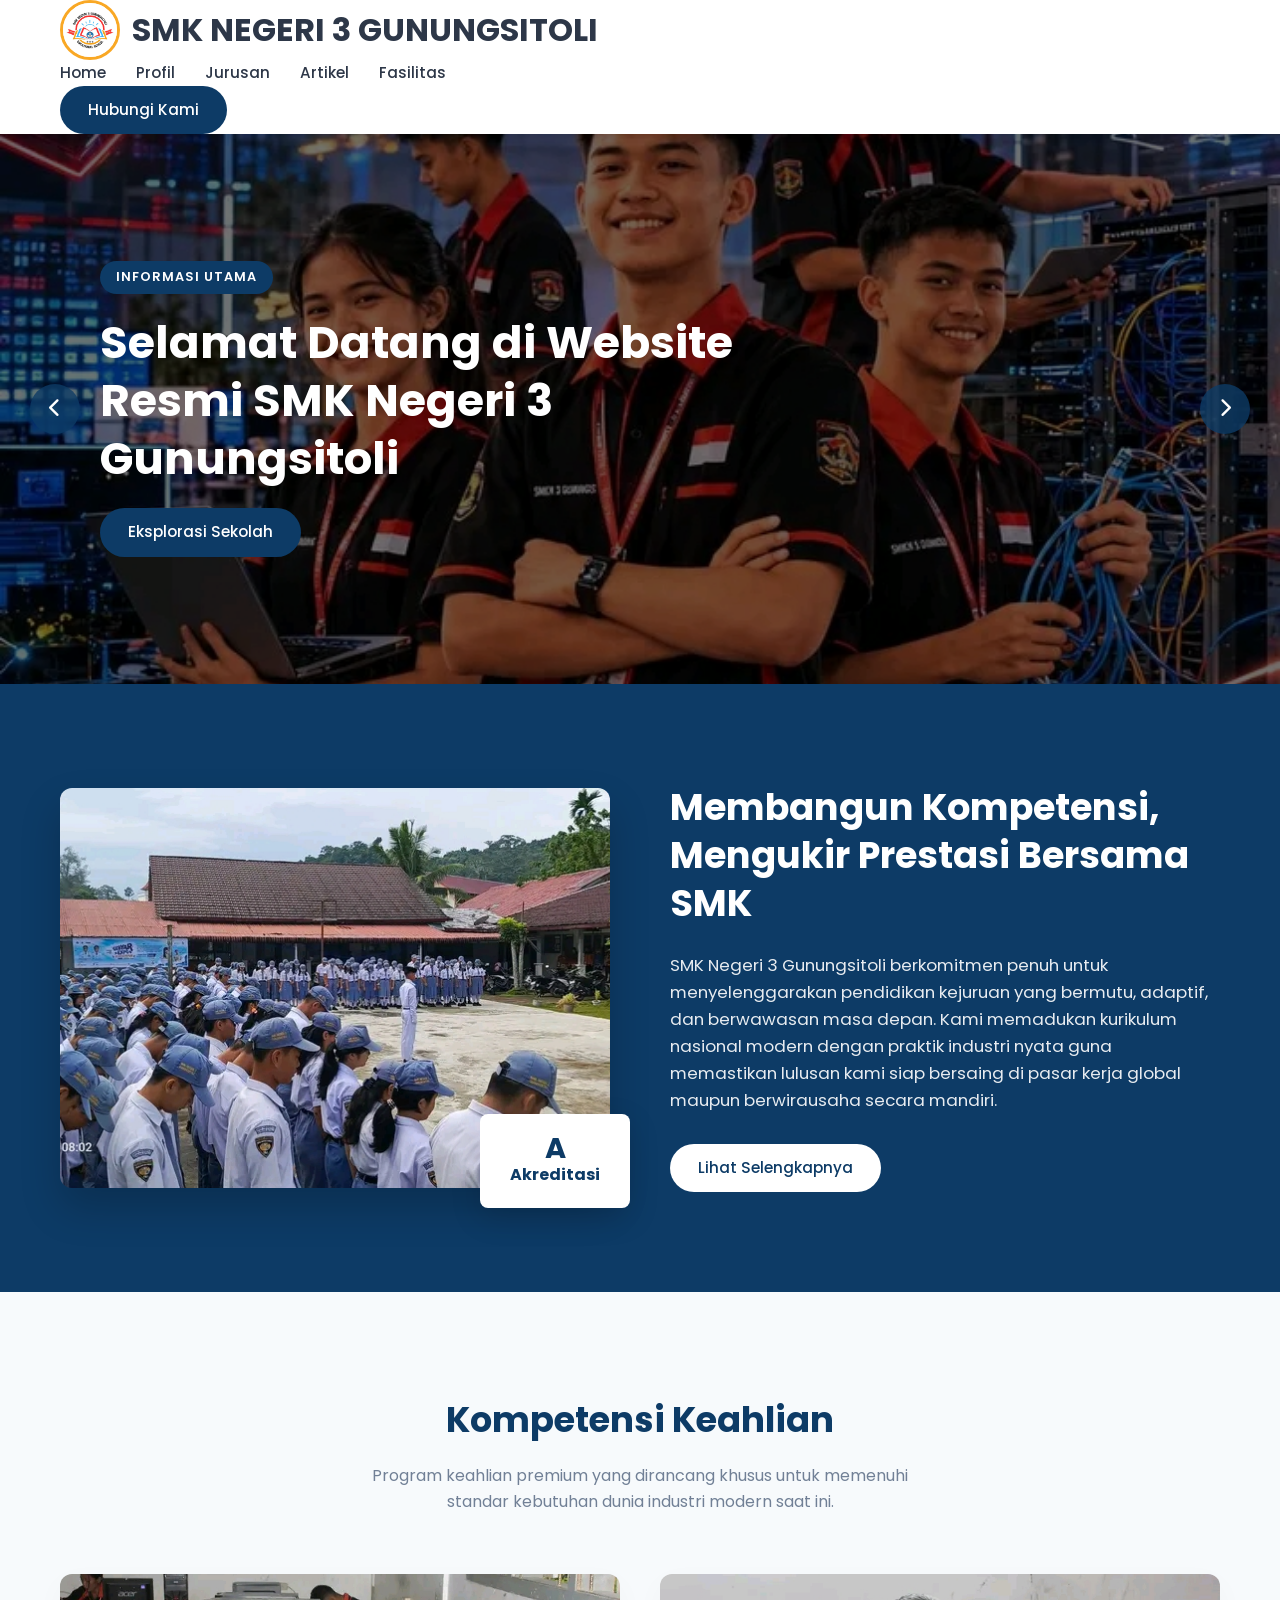
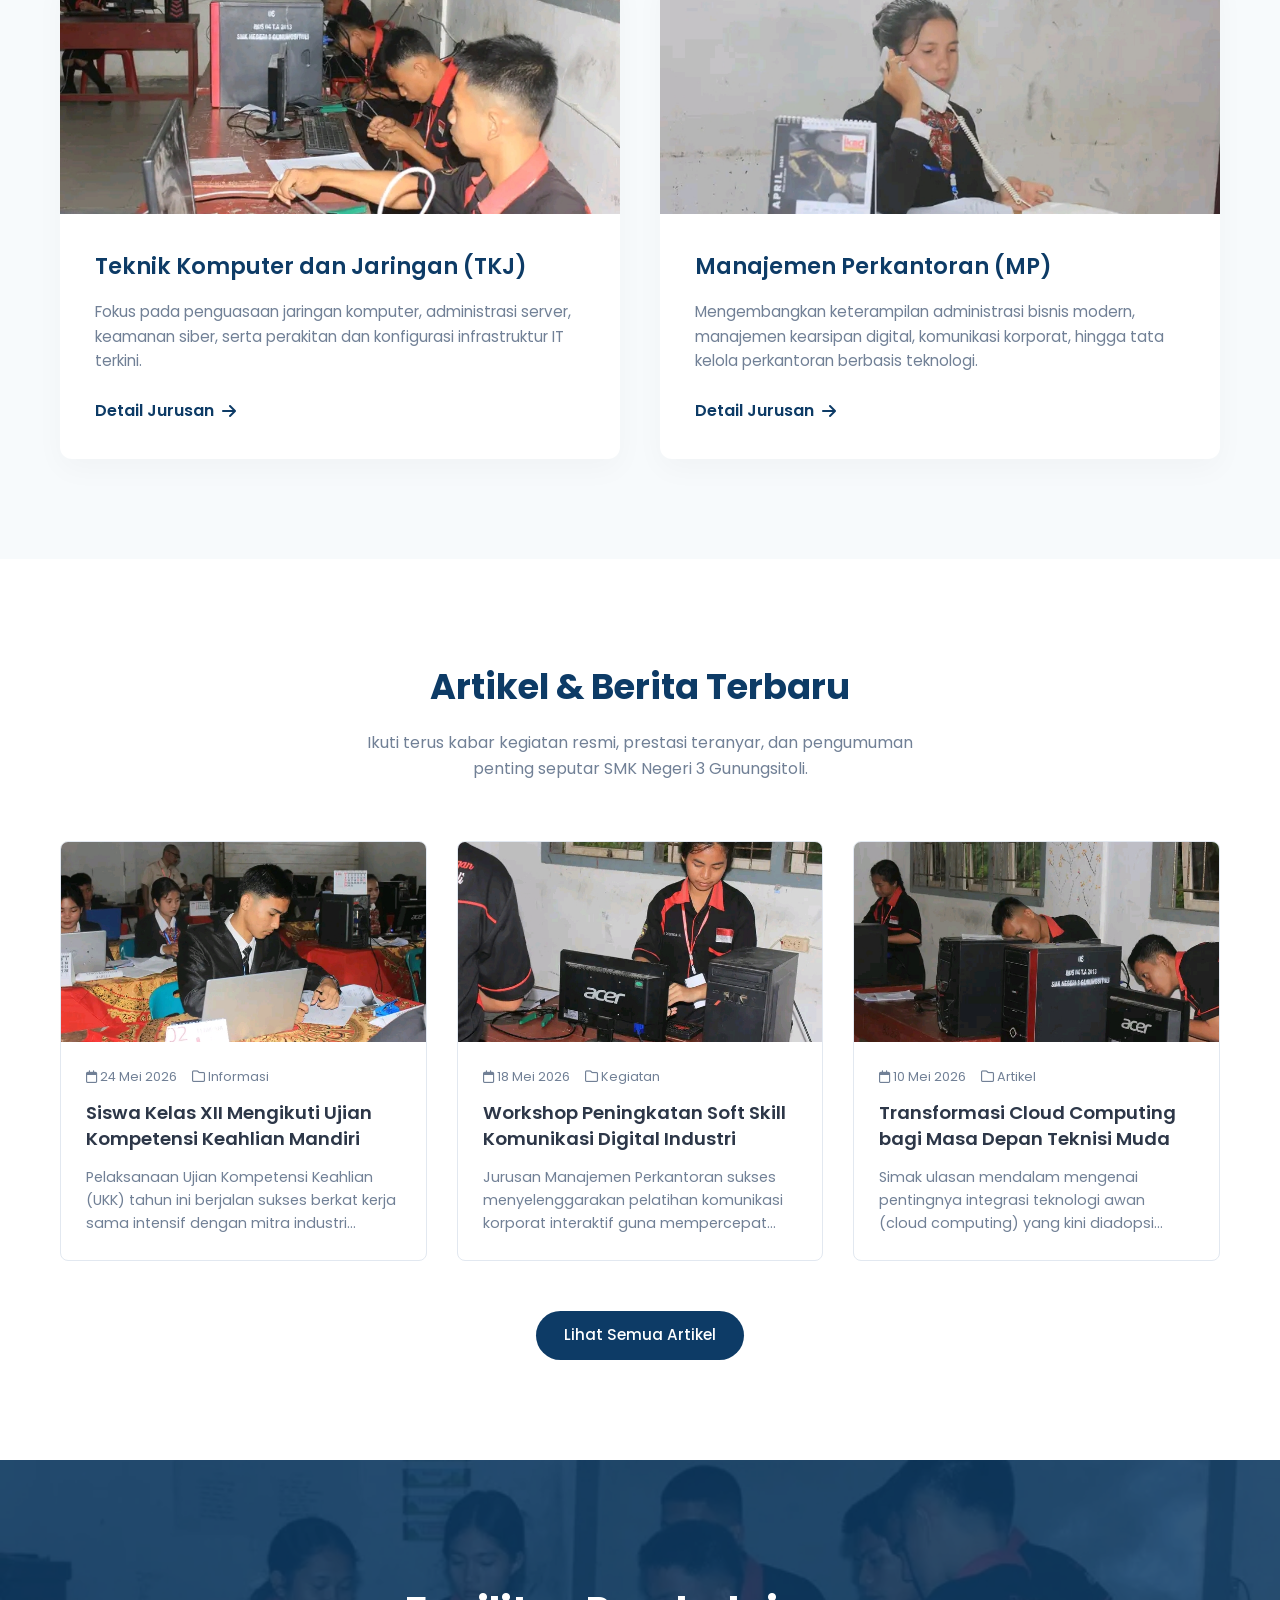
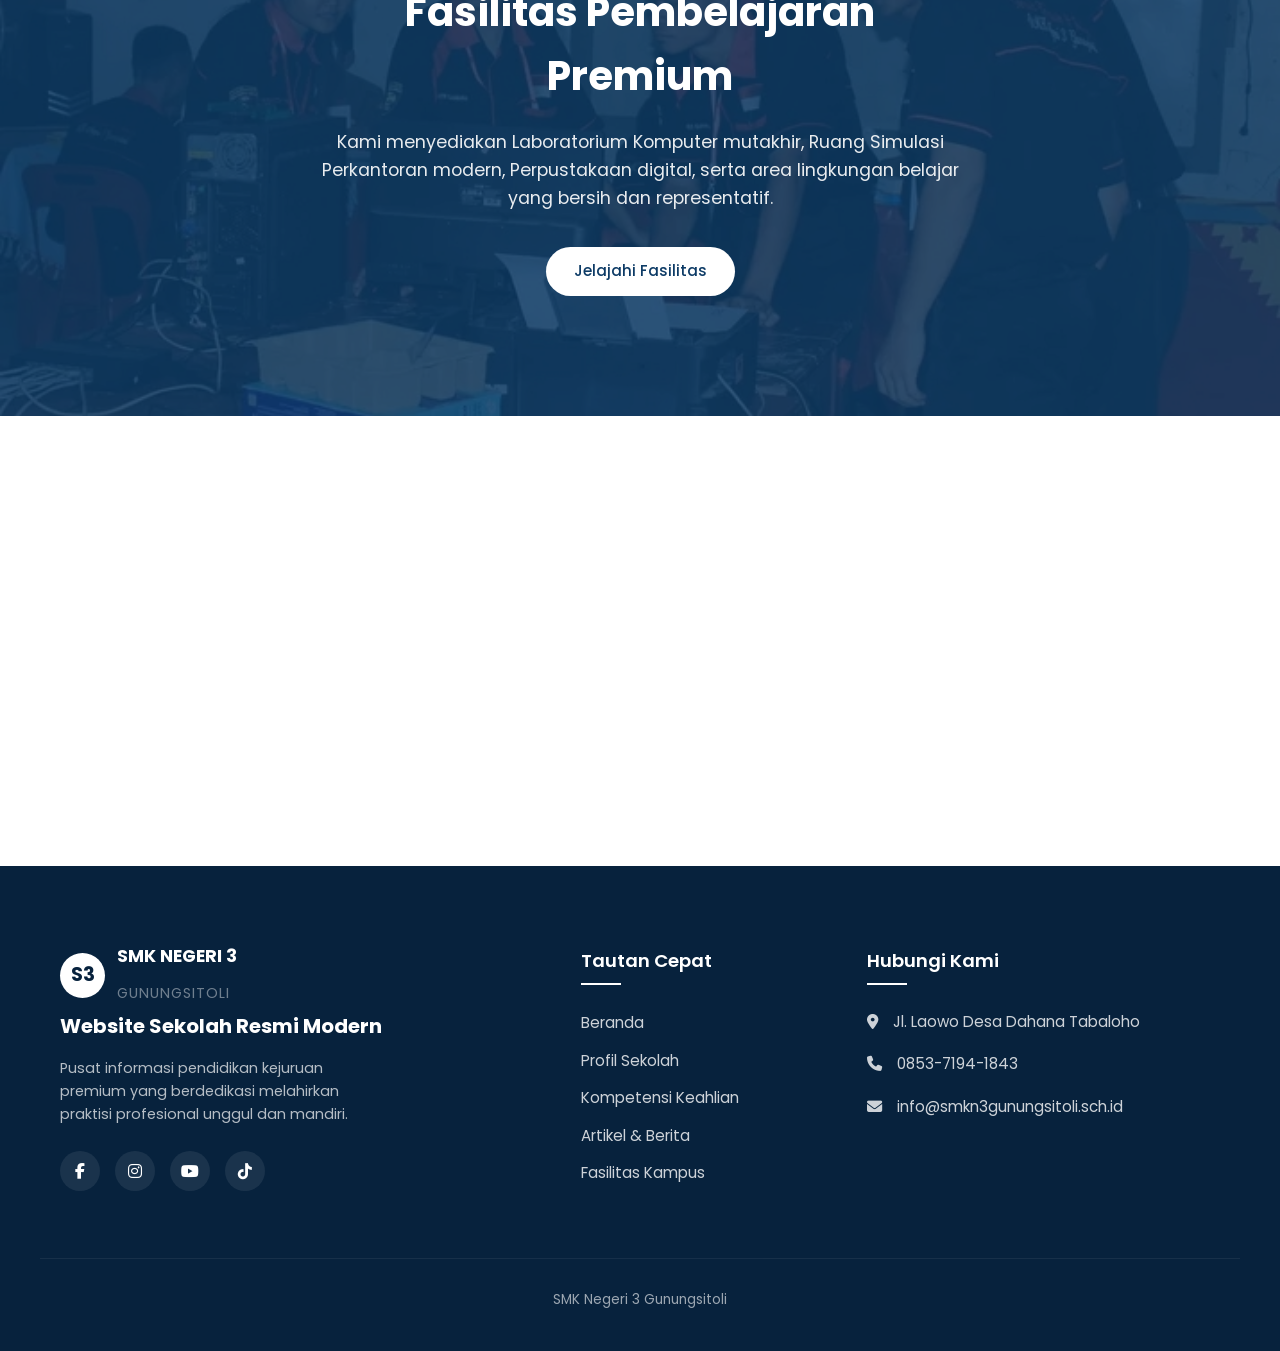
<file: index.html>
<!DOCTYPE html>
<html lang="id">
<head>
    <meta charset="UTF-8">
    <meta name="viewport" content="width=device-width, initial-scale=1.0">
    <title>SMK Negeri 3 Gunungsitoli - Website Resmi Modern & Premium</title>
    <link href="https://fonts.googleapis.com/css2?family=Poppins:wght@300;400;500;600;700&display=swap" rel="stylesheet">
    <link rel="stylesheet" href="https://cdnjs.cloudflare.com/ajax/libs/font-awesome/6.4.0/css/all.min.css">
    <link rel="stylesheet" href="style.css">
</head>
<body>

    <header>
                <div class="container header-container">
            <div class="logo">
                <img src="logo.jpg" alt="Logo SMKN 3">
                <h1>SMK NEGERI 3 GUNUNGSITOLI</h1>
                </div>
            <ul class="nav-menu" id="navMenu">
                <li class="nav-item"><a href="index.html" class="active">Home</a></li>
                <li class="nav-item"><a href="profil.html">Profil</a></li>
                <li class="nav-item"><a href="jurusan.html">Jurusan</a></li>
                <li class="nav-item"><a href="artikel.html">Artikel</a></li>
                <li class="nav-item"><a href="fasilitas.html">Fasilitas</a></li>
            </ul>

            <div class="nav-cta">
                <a href="https://wa.me/6281234567890" target="_blank" class="btn btn-primary">Hubungi Kami</a>
            </div>

            <div class="menu-toggle" id="menuToggle">
                <i class="fa-solid fa-bars"></i>
            </div>
        </div>
    </header>

    <section class="hero-slider">
        <div class="slide active">
            <img src="tkj.jpg" alt="Halaman Depan SMK Negeri 3 Gunungsitoli" class="slide-img">
            <div class="container">
                <div class="slide-content">
                    <span class="slide-category">Informasi Utama</span>
                    <h2 class="slide-title">Selamat Datang di Website Resmi SMK Negeri 3 Gunungsitoli</h2>
                    <a href="#profil" class="btn btn-primary">Eksplorasi Sekolah</a>
                </div>
            </div>
        </div>
        <div class="slide">
            <img src="mp.jpg" alt="Aktivitas Guru dan Siswa SMK" class="slide-img">
            <div class="container">
                <div class="slide-content">
                    <span class="slide-category">Prestasi & Karakter</span>
                    <h2 class="slide-title">Mencetak Generasi Unggul Siap Kerja dan Berintegritas Tinggi</h2>
                    <a href="#jurusan" class="btn btn-primary">Lihat Jurusan</a>
                </div>
            </div>
        </div>

        <button class="slider-arrow arrow-prev" id="prevSlide"><i class="fa-solid fa-chevron-left"></i></button>
        <button class="slider-arrow arrow-next" id="nextSlide"><i class="fa-solid fa-chevron-right"></i></button>
    </section>

    <section class="profile-section" id="profil">
        <div class="container profile-grid">
            <div class="profile-image-wrapper">
                <img src="ge.jpg" alt="Gedung Lingkungan SMK Negeri 3 Gunungsitoli" class="profile-img">
                <div class="profile-badge">
                    <span>A</span> Akreditasi
                </div>
            </div>
            <div class="profile-content">
                <h2>Membangun Kompetensi, Mengukir Prestasi Bersama SMK</h2>
                <p>SMK Negeri 3 Gunungsitoli berkomitmen penuh untuk menyelenggarakan pendidikan kejuruan yang bermutu, adaptif, dan berwawasan masa depan. Kami memadukan kurikulum nasional modern dengan praktik industri nyata guna memastikan lulusan kami siap bersaing di pasar kerja global maupun berwirausaha secara mandiri.</p>
                <a href="#" class="btn btn-white">Lihat Selengkapnya</a>
            </div>
        </div>
    </section>

    <section class="program-section" id="jurusan">
        <div class="container">
            <div class="section-header">
                <h2>Kompetensi Keahlian</h2>
                <p>Program keahlian premium yang dirancang khusus untuk memenuhi standar kebutuhan dunia industri modern saat ini.</p>
            </div>
            
            <div class="program-grid">
                <div class="program-card">
                    <img src="prak.jpg" alt="Praktikum Teknik Komputer dan Jaringan" class="program-img">
                    <div class="program-body">
                        <h3>Teknik Komputer dan Jaringan (TKJ)</h3>
                        <p>Fokus pada penguasaan jaringan komputer, administrasi server, keamanan siber, serta perakitan dan konfigurasi infrastruktur IT terkini.</p>
                        <a href="#" class="program-link">Detail Jurusan <i class="fa-solid fa-arrow-right"></i></a>
                    </div>
                </div>
                <div class="program-card">
                    <img src="pm.jpg" alt="Ruang Manajemen Perkantoran" class="program-img">
                    <div class="program-body">
                        <h3>Manajemen Perkantoran (MP)</h3>
                        <p>Mengembangkan keterampilan administrasi bisnis modern, manajemen kearsipan digital, komunikasi korporat, hingga tata kelola perkantoran berbasis teknologi.</p>
                        <a href="#" class="program-link">Detail Jurusan <i class="fa-solid fa-arrow-right"></i></a>
                    </div>
                </div>
            </div>
        </div>
    </section>

    <section class="news-section" id="artikel">
        <div class="container">
            <div class="section-header">
                <h2>Artikel & Berita Terbaru</h2>
                <p>Ikuti terus kabar kegiatan resmi, prestasi teranyar, dan pengumuman penting seputar SMK Negeri 3 Gunungsitoli.</p>
            </div>

            <div class="news-grid">
                <div class="news-card">
                    <div class="news-img-holder">
                        <img src="ujian.jpg" alt="Ujian Kompetensi Keahlian">
                    </div>
                    <div class="news-desc">
                        <div class="news-meta">
                            <span><i class="fa-regular fa-calendar"></i> 24 Mei 2026</span>
                            <span><i class="fa-regular fa-folder"></i> Informasi</span>
                        </div>
                        <h4>Siswa Kelas XII Mengikuti Ujian Kompetensi Keahlian Mandiri</h4>
                        <p>Pelaksanaan Ujian Kompetensi Keahlian (UKK) tahun ini berjalan sukses berkat kerja sama intensif dengan mitra industri eksternal berskala nasional.</p>
                    </div>
                </div>
                <div class="news-card">
                    <div class="news-img-holder">
                        <img src="skil.jpg" alt="Workshop Soft Skill">
                    </div>
                    <div class="news-desc">
                        <div class="news-meta">
                            <span><i class="fa-regular fa-calendar"></i> 18 Mei 2026</span>
                            <span><i class="fa-regular fa-folder"></i> Kegiatan</span>
                        </div>
                        <h4>Workshop Peningkatan Soft Skill Komunikasi Digital Industri</h4>
                        <p>Jurusan Manajemen Perkantoran sukses menyelenggarakan pelatihan komunikasi korporat interaktif guna mempercepat adaptasi siswa ke dunia kerja asli.</p>
                    </div>
                </div>
                <div class="news-card">
                    <div class="news-img-holder">
                        <img src="tek.jpg" alt="Transformasi Teknologi">
                    </div>
                    <div class="news-desc">
                        <div class="news-meta">
                            <span><i class="fa-regular fa-calendar"></i> 10 Mei 2026</span>
                            <span><i class="fa-regular fa-folder"></i> Artikel</span>
                        </div>
                        <h4>Transformasi Cloud Computing bagi Masa Depan Teknisi Muda</h4>
                        <p>Simak ulasan mendalam mengenai pentingnya integrasi teknologi awan (cloud computing) yang kini diadopsi penuh dalam materi ajar praktikum TKJ.</p>
                    </div>
                </div>
            </div>

            <div class="center-btn">
                <a href="#" class="btn btn-primary">Lihat Semua Artikel</a>
            </div>
        </div>
    </section>

    <section class="facility-banner" id="fasilitas">
        <img src="mium.jpg" alt="Fasilitas Ruang Kelas & Laboratorium" class="facility-bg">
        <div class="container facility-container">
            <h2>Fasilitas Pembelajaran Premium</h2>
            <p>Kami menyediakan Laboratorium Komputer mutakhir, Ruang Simulasi Perkantoran modern, Perpustakaan digital, serta area lingkungan belajar yang bersih dan representatif.</p>
            <a href="#" class="btn btn-white">Jelajahi Fasilitas</a>
        </div>
    </section>

    <section class="maps-section">
        <iframe src="https://www.google.com/maps/embed?pb=!1m18!1m12!1m3!1d127532.44315410186!2d97.5255458110534!3d1.2828557936166258!2m3!1f0!2f0!3f0!2m3!1i1024!2i768!4f13.1!3m3!1m2!1s0x303c2ea0f1fa9f15%3A0x4039d80b220d360!2sGunungsitoli%2C%20Kota%20Gunungsitoli%2C%20Sumatera%20Utara!5e0!3m2!1sid!2sid!4v1716538000000!5m2!1sid!2sid" allowfullscreen="" loading="lazy" referrerpolicy="no-referrer-when-downgrade"></iframe>
    </section>

    <footer>
        <div class="container footer-grid">
            <div class="footer-logo-area">
                <div class="logo">
                    <div class="logo-icon">S3</div>
                    <div class="logo-text">
                        <h1 style="color: var(--white)">SMK NEGERI 3</h1>
                        <p style="color: rgba(255,255,255,0.6)">GUNUNGSITOLI</p>
                    </div>
                </div>
                <h2>Website Sekolah Resmi Modern</h2>
                <p>Pusat informasi pendidikan kejuruan premium yang berdedikasi melahirkan praktisi profesional unggul dan mandiri.</p>
                <div class="footer-socials">
                    <a href="https://www.facebook.com/share/1HH9Xpqha6/" class="social-icon"><i class="fa-brands fa-facebook-f"></i></a>
                    <a href="https://www.instagram.com/smknegeri3gunungsitoli?igsh=MWQ2YTl4MXdvY3Buag==" class="social-icon"><i class="fa-brands fa-instagram"></i></a>
                    <a href="https://youtube.com/@smknegeri3gunungsitoli?si=HWkY35k6OZY_d4b8" class="social-icon"><i class="fa-brands fa-youtube"></i></a>
                    <a href="https://www.tiktok.com/@smk.negeri.3.gunu?_r=1&_t=ZS-96cmClABToS" class="social-icon"><i class="fa-brands fa-tiktok"></i></a>
                </div>
            </div>

            <div>
                <h3 class="footer-title">Tautan Cepat</h3>
                <ul class="footer-links">
                    <li><a href="index.html">Beranda</a></li>
                    <li><a href="profil.html">Profil Sekolah</a></li>
                    <li><a href="jurusan.html">Kompetensi Keahlian</a></li>
                    <li><a href="artikel.html">Artikel & Berita</a></li>
                    <li><a href="fasilitas.html">Fasilitas Kampus</a></li>
                </ul>
            </div>

            <div>
                <h3 class="footer-title">Hubungi Kami</h3>
                <ul class="footer-contact">
                    <li>
                        <i class="fa-solid fa-location-dot"></i>
                        <span>Jl. Laowo Desa Dahana Tabaloho</span>
                    </li>
                    <li>
                        <i class="fa-solid fa-phone"></i>
                        <span>0853-7194-1843</span>
                    </li>
                    <li>
                        <i class="fa-solid fa-envelope"></i>
                        <span>info@smkn3gunungsitoli.sch.id</span>
                    </li>
                </ul>
            </div>
        </div>
        
        <div class="container footer-bottom">
            <p>SMK Negeri 3 Gunungsitoli</p>
        </div>
    </footer>

    <script src="script.js"></script>
</body>
</html>
</file>
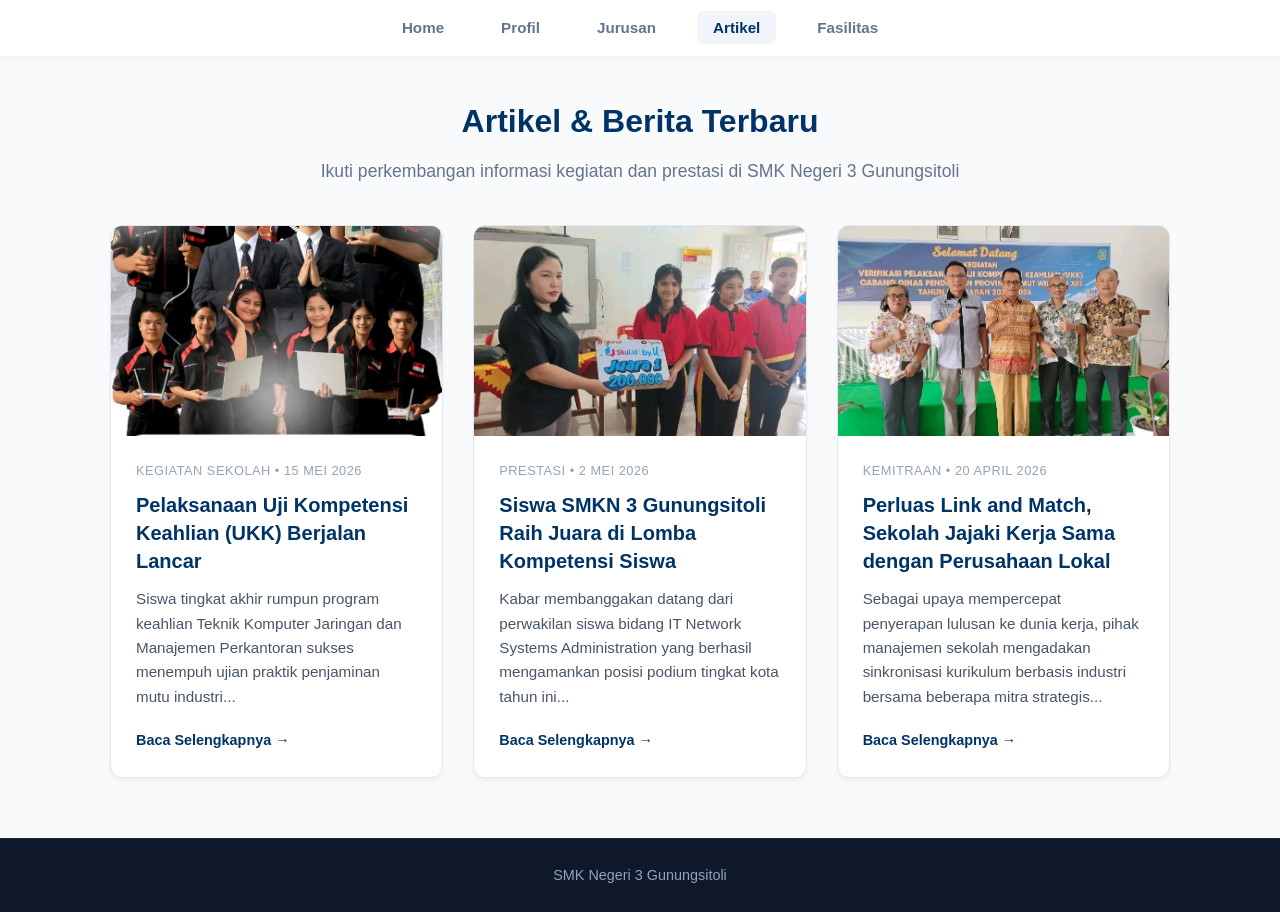
<file: artikel.html>
<!DOCTYPE html>  
<html lang="id">  
<head>  
    <meta charset="UTF-8">  
    <meta name="viewport" content="width=device-width, initial-scale=1.0">  
    <title>Artikel & Berita - SMK Negeri 3 Gunungsitoli</title>  
    <style>  
        /* --- GAYA DASAR --- */  
        * {  
            margin: 0;  
            padding: 0;  
            box-sizing: border-box;  
            font-family: 'Segoe UI', Roboto, Helvetica, Arial, sans-serif;  
        }  
        
        body {  
            background-color: #f8fafc;  
            color: #334155;  
            line-height: 1.6;  
        }  

        /* --- NAVBAR ELEGAN --- */  
        .navbar {  
            background-color: #ffffff;  
            box-shadow: 0 2px 10px rgba(0, 0, 0, 0.05);  
            position: sticky;  
            top: 0;  
            z-index: 1000;  
        }  

        .nav-container {  
            max-width: 1100px;  
            margin: 0 auto;  
            display: flex;  
            justify-content: center;  
            align-items: center;  
            padding: 15px 20px;  
        }  

        .nav-menu {  
            display: flex;  
            list-style: none;  
            gap: 25px;  
        }  

        .nav-item a {  
            text-decoration: none;  
            color: #64748b;  
            font-weight: 600;  
            font-size: 0.95rem;  
            padding: 8px 16px;  
            border-radius: 6px;  
            transition: all 0.3s ease;  
        }  

        .nav-item a:hover, .nav-item a.active {  
            color: #003366;  
            background-color: #f1f5f9;  
        }  

        /* --- WADAH UTAMA (CONTAINER) --- */  
        .container {  
            max-width: 1100px;  
            margin: 40px auto;  
            padding: 0 20px;  
        }  

        .section-title {  
            text-align: center;  
            color: #003366;  
            margin-bottom: 10px;  
            font-size: 2rem;  
            font-weight: 700;  
        }  

        .section-subtitle {  
            text-align: center;  
            color: #64748b;  
            margin-bottom: 40px;  
            font-size: 1.1rem;  
        }  

        /* --- GRID ARTIKEL --- */  
        .artikel-grid {  
            display: grid;  
            grid-template-columns: repeat(auto-fit, minmax(320px, 1fr));  
            gap: 30px;  
        }  

        /* --- KARTU ARTIKEL / BERITA --- */  
        .artikel-card {  
            background: #ffffff;  
            border-radius: 12px;  
            box-shadow: 0 4px 6px -1px rgba(0, 0, 0, 0.05);  
            border: 1px solid #e2e8f0;  
            overflow: hidden;  
            display: flex;  
            flex-direction: column;  
            transition: transform 0.3s ease, box-shadow 0.3s ease;  
        }  

        .artikel-card:hover {  
            transform: translateY(-5px);  
            box-shadow: 0 20px 25px -5px rgba(0, 0, 0, 0.1);  
        }  

        /* Pengaturan Gambar Artikel agar Konsisten */  
        .artikel-thumbnail {  
            width: 100%;  
            height: 210px;  
            object-fit: cover; /* Memotong gambar secara proporsional agar pas di dalam kotak */  
            display: block;  
            background-color: #002244; /* Warna cadangan jika gambar gagal dimuat */  
        }  

        /* Konten di dalam Kartu */  
        .artikel-body {  
            padding: 25px;  
            display: flex;  
            flex-direction: column;  
            flex-grow: 1;  
        }  

        .artikel-meta {  
            font-size: 0.8rem;  
            color: #94a3b8;  
            margin-bottom: 10px;  
            font-weight: 500;  
            text-transform: uppercase;  
            letter-spacing: 0.5px;  
        }  

        .artikel-title {  
            font-size: 1.25rem;  
            color: #003366;  
            margin-bottom: 12px;  
            font-weight: 700;  
            line-height: 1.4;  
        }  

        .artikel-excerpt {  
            color: #475569;  
            font-size: 0.95rem;  
            margin-bottom: 20px;  
            flex-grow: 1;  
        }  

        /* Tombol Baca Selengkapnya */  
        .read-more-btn {  
            align-self: flex-start;  
            text-decoration: none;  
            color: #003366;  
            font-weight: 600;  
            font-size: 0.9rem;  
            display: inline-flex;  
            align-items: center;  
            gap: 5px;  
            transition: color 0.2s ease;  
        }  

        .read-more-btn:hover {  
            color: #ffcc00;  
        }  

        /* --- FOOTER --- */  
        footer {  
            background-color: #0f172a;  
            color: #94a3b8;  
            text-align: center;  
            padding: 25px 0;  
            margin-top: 60px;  
            font-size: 0.9rem;  
            border-top: 1px solid #1e293b;  
        }  

        /* --- RESPONSIVE MOBILE --- */  
        @media (max-width: 768px) {  
            .nav-container {  
                padding: 10px;  
            }  

            .nav-menu {  
                gap: 10px;  
            }  

            .nav-item a {  
                font-size: 0.85rem;  
                padding: 6px 12px;  
            }  

            .artikel-grid {  
                grid-template-columns: 1fr;  
            }  
              
            .section-title {  
                font-size: 1.6rem;  
            }  
        }  
    </style>  
</head>  
<body>  

<!-- NAVBAR -->  
<nav class="navbar">  
    <div class="nav-container">  
        <ul class="nav-menu" id="navMenu">  
            <li class="nav-item"><a href="index.html">Home</a></li>  
            <li class="nav-item"><a href="profil.html">Profil</a></li>  
            <li class="nav-item"><a href="jurusan.html">Jurusan</a></li>  
            <li class="nav-item"><a href="artikel.html" class="active">Artikel</a></li>  
            <li class="nav-item"><a href="fasilitas.html">Fasilitas</a></li>                  
        </ul>  
    </div>  
</nav>  

<!-- KONTEN UTAMA -->  
<div class="container" id="artikel">  
    <h2 class="section-title">Artikel & Berita Terbaru</h2>  
    <p class="section-subtitle">Ikuti perkembangan informasi kegiatan dan prestasi di SMK Negeri 3 Gunungsitoli</p>  

    <div class="artikel-grid">  
          
        <!-- ARTIKEL 1 -->  
        <div class="artikel-card">  
            <!-- GANTI URL DI DALAM SRC JIKA SUDAH ADA FILE GAMBAR NYA -->  
            <img src="uk.jpg" alt="Pelaksanaan UKK SMK Negeri 3 Gunungsitoli" class="artikel-thumbnail">  
            <div class="artikel-body">  
                <div class="artikel-meta">Kegiatan Sekolah • 15 Mei 2026</div>  
                <h3 class="artikel-title">Pelaksanaan Uji Kompetensi Keahlian (UKK) Berjalan Lancar</h3>  
                <p class="artikel-excerpt">  
                    Siswa tingkat akhir rumpun program keahlian Teknik Komputer Jaringan dan Manajemen Perkantoran sukses menempuh ujian praktik penjaminan mutu industri...  
                </p>  
                <a href="#" class="read-more-btn">Baca Selengkapnya &rarr;</a>  
            </div>  
        </div>  

        <!-- ARTIKEL 2 -->  
        <div class="artikel-card">  
            <!-- GANTI URL DI DALAM SRC JIKA SUDAH ADA FILE GAMBAR NYA -->  
            <img src="ju.jpg" alt="Juara LKS SMK Negeri 3 Gunungsitoli" class="artikel-thumbnail">  
            <div class="artikel-body">  
                <div class="artikel-meta">Prestasi • 2 Mei 2026</div>  
                <h3 class="artikel-title">Siswa SMKN 3 Gunungsitoli Raih Juara di Lomba Kompetensi Siswa</h3>  
                <p class="artikel-excerpt">  
                    Kabar membanggakan datang dari perwakilan siswa bidang IT Network Systems Administration yang berhasil mengamankan posisi podium tingkat kota tahun ini...  
                </p>  
                <a href="#" class="read-more-btn">Baca Selengkapnya &rarr;</a>  
            </div>  
        </div>  

        <!-- ARTIKEL 3 -->  
        <div class="artikel-card">  
            <!-- GANTI URL DI DALAM SRC JIKA SUDAH ADA FILE GAMBAR NYA -->  
            <img src="1.jpg" alt="Kerjasama Industri SMK Negeri 3 Gunungsitoli" class="artikel-thumbnail">  
            <div class="artikel-body">  
                <div class="artikel-meta">Kemitraan • 20 April 2026</div>  
                <h3 class="artikel-title">Perluas Link and Match, Sekolah Jajaki Kerja Sama dengan Perusahaan Lokal</h3>  
                <p class="artikel-excerpt">  
                    Sebagai upaya mempercepat penyerapan lulusan ke dunia kerja, pihak manajemen sekolah mengadakan sinkronisasi kurikulum berbasis industri bersama beberapa mitra strategis...  
                </p>  
                <a href="#" class="read-more-btn">Baca Selengkapnya &rarr;</a>  
            </div>  
        </div>  

    </div>  
</div>  

<!-- FOOTER -->  
<footer>  
    <p> SMK Negeri 3 Gunungsitoli</p>  
</footer>  

</body>  
</html>
</file>
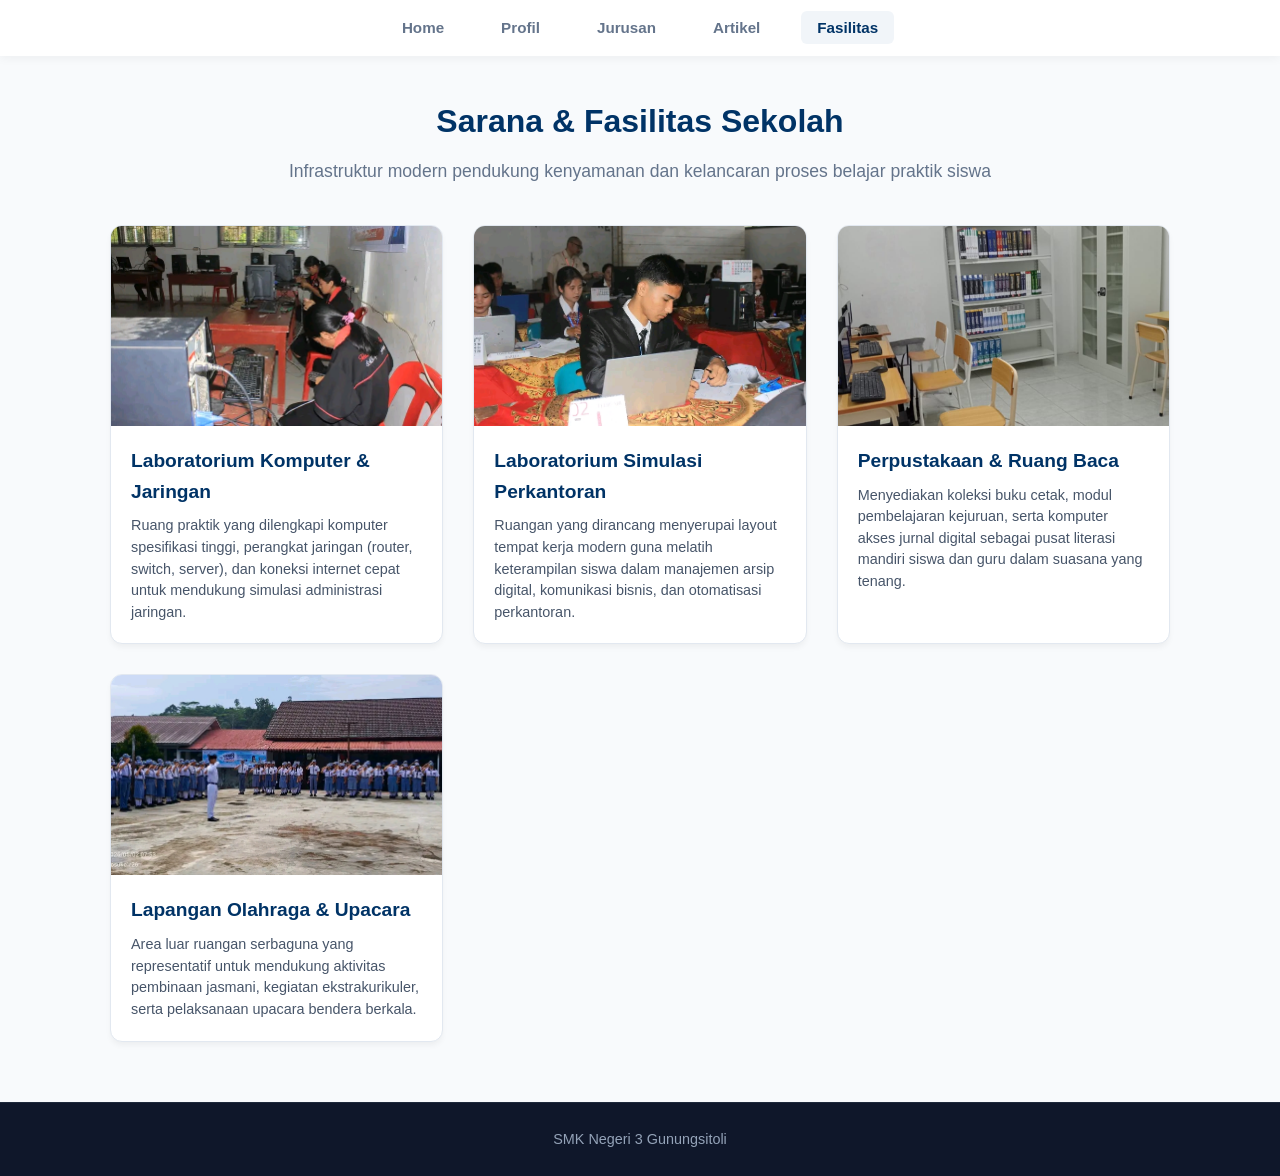
<file: fasilitas.html>
<!DOCTYPE html>
<html lang="id">
<head>
    <meta charset="UTF-8">
    <meta name="viewport" content="width=device-width, initial-scale=1.0">
    <title>Fasilitas - SMK Negeri 3 Gunungsitoli</title>
    <style>
        /* --- GAYA DASAR --- */
        * {
            margin: 0;
            padding: 0;
            box-sizing: border-box;
            font-family: 'Segoe UI', Roboto, Helvetica, Arial, sans-serif;
        }

        body {
            background-color: #f8fafc;
            color: #334155;
            line-height: 1.6;
        }

        /* --- NAVBAR ELEGAN --- */
        .navbar {
            background-color: #ffffff;
            box-shadow: 0 2px 10px rgba(0, 0, 0, 0.05);
            position: sticky;
            top: 0;
            z-index: 1000;
        }

        .nav-container {
            max-width: 1100px;
            margin: 0 auto;
            display: flex;
            justify-content: center;
            align-items: center;
            padding: 15px 20px;
        }

        .nav-menu {
            display: flex;
            list-style: none;
            gap: 25px;
        }

        .nav-item a {
            text-decoration: none;
            color: #64748b;
            font-weight: 600;
            font-size: 0.95rem;
            padding: 8px 16px;
            border-radius: 6px;
            transition: all 0.3s ease;
        }

        .nav-item a:hover, .nav-item a.active {
            color: #003366;
            background-color: #f1f5f9;
        }

        /* --- WADAH UTAMA (CONTAINER) --- */
        .container {
            max-width: 1100px;
            margin: 40px auto;
            padding: 0 20px;
        }

        .section-title {
            text-align: center;
            color: #003366;
            margin-bottom: 10px;
            font-size: 2rem;
            font-weight: 700;
        }

        .section-subtitle {
            text-align: center;
            color: #64748b;
            margin-bottom: 40px;
            font-size: 1.1rem;
        }

        /* --- GRID FASILITAS --- */
        .fasilitas-grid {
            display: grid;
            grid-template-columns: repeat(auto-fit, minmax(300px, 1fr));
            gap: 30px;
        }

        /* --- KARTU FASILITAS --- */
        .fasilitas-card {
            background: #ffffff;
            border-radius: 12px;
            box-shadow: 0 4px 6px -1px rgba(0, 0, 0, 0.05);
            border: 1px solid #e2e8f0;
            overflow: hidden;
            transition: transform 0.3s ease, box-shadow 0.3s ease;
        }

        .fasilitas-card:hover {
            transform: translateY(-5px);
            box-shadow: 0 20px 25px -5px rgba(0, 0, 0, 0.1);
        }

        /* Pengaturan Gambar Fasilitas Agar Rapi dan Proporsional */
        .fasilitas-image {
            width: 100%;
            height: 200px;
            object-fit: cover; /* Menghindari gambar gepeng/distorsi */
            display: block;
            background: linear-gradient(135deg, #002244 0%, #003366 100%); /* Warna cadangan jika gambar tidak ketemu */
        }

        /* Detail Teks Kartu */
        .fasilitas-info {
            padding: 20px;
        }

        .fasilitas-name {
            font-size: 1.2rem;
            color: #003366;
            margin-bottom: 8px;
            font-weight: 700;
        }

        .fasilitas-desc {
            color: #475569;
            font-size: 0.9rem;
            line-height: 1.5;
        }

        /* --- FOOTER --- */
        footer {
            background-color: #0f172a;
            color: #94a3b8;
            text-align: center;
            padding: 25px 0;
            margin-top: 60px;
            font-size: 0.9rem;
            border-top: 1px solid #1e293b;
        }

        /* --- RESPONSIVE MOBILE --- */
        @media (max-width: 768px) {
            .nav-container {
                padding: 10px;
            }

            .nav-menu {
                gap: 10px;
            }

            .nav-item a {
                font-size: 0.85rem;
                padding: 6px 12px;
            }

            .fasilitas-grid {
                grid-template-columns: 1fr;
            }
            
            .section-title {
                font-size: 1.6rem;
            }
        }
    </style>
</head>
<body>

    <!-- NAVBAR -->
    <nav class="navbar">
        <div class="nav-container">
            <ul class="nav-menu" id="navMenu">
                <li class="nav-item"><a href="index.html">Home</a></li>
                <li class="nav-item"><a href="profil.html">Profil</a></li>
                <li class="nav-item"><a href="jurusan.html">Jurusan</a></li>
                <li class="nav-item"><a href="artikel.html">Artikel</a></li>
                <li class="nav-item"><a href="#fasilitas" class="active">Fasilitas</a></li>
            </ul>
        </div>
    </nav>

    <!-- KONTEN UTAMA -->
    <div class="container" id="fasilitas">
        <h2 class="section-title">Sarana & Fasilitas Sekolah</h2>
        <p class="section-subtitle">Infrastruktur modern pendukung kenyamanan dan kelancaran proses belajar praktik siswa</p>

        <div class="fasilitas-grid">
            
            <!-- FASILITAS 1 -->
            <div class="fasilitas-card">
                <!-- GANTI URL PADA SRC DENGAN NAMA FILE FOTO ASLI SEKOLAH -->
                <img src="ja.jpg" alt="Laboratorium Komputer TKJ SMK Negeri 3 Gunungsitoli" class="fasilitas-image">
                <div class="fasilitas-info">
                    <h3 class="fasilitas-name">Laboratorium Komputer & Jaringan</h3>
                    <p class="fasilitas-desc">
                        Ruang praktik yang dilengkapi komputer spesifikasi tinggi, perangkat jaringan (router, switch, server), dan koneksi internet cepat untuk mendukung simulasi administrasi jaringan.
                    </p>
                </div>
            </div>

            <!-- FASILITAS 2 -->
            <div class="fasilitas-card">
                <!-- GANTI URL PADA SRC DENGAN NAMA FILE FOTO ASLI SEKOLAH -->
                <img src="ujian.jpg" alt="Laboratorium Simulasi Perkantoran" class="fasilitas-image">
                <div class="fasilitas-info">
                    <h3 class="fasilitas-name">Laboratorium Simulasi Perkantoran</h3>
                    <p class="fasilitas-desc">
                        Ruangan yang dirancang menyerupai layout tempat kerja modern guna melatih keterampilan siswa dalam manajemen arsip digital, komunikasi bisnis, dan otomatisasi perkantoran.
                    </p>
                </div>
            </div>

            <!-- FASILITAS 3 -->
            <div class="fasilitas-card">
                <!-- GANTI URL PADA SRC DENGAN NAMA FILE FOTO ASLI SEKOLAH -->
                <img src="pus.jpg" alt="Perpustakaan Digital" class="fasilitas-image">
                <div class="fasilitas-info">
                    <h3 class="fasilitas-name">Perpustakaan & Ruang Baca</h3>
                    <p class="fasilitas-desc">
                        Menyediakan koleksi buku cetak, modul pembelajaran kejuruan, serta komputer akses jurnal digital sebagai pusat literasi mandiri siswa dan guru dalam suasana yang tenang.
                    </p>
                </div>
            </div>

            <!-- FASILITAS 4 -->
            <div class="fasilitas-card">
                <!-- GANTI URL PADA SRC DENGAN NAMA FILE FOTO ASLI SEKOLAH -->
                <img src="u.jpg" alt="Lapangan Olahraga" class="fasilitas-image">
                <div class="fasilitas-info">
                    <h3 class="fasilitas-name">Lapangan Olahraga & Upacara</h3>
                    <p class="fasilitas-desc">
                        Area luar ruangan serbaguna yang representatif untuk mendukung aktivitas pembinaan jasmani, kegiatan ekstrakurikuler, serta pelaksanaan upacara bendera berkala.
                    </p>
                </div>
            </div>

        </div>
    </div>

    <!-- FOOTER -->
    <footer>
        <p> SMK Negeri 3 Gunungsitoli</p>
    </footer>

</body>
</html>
</file>
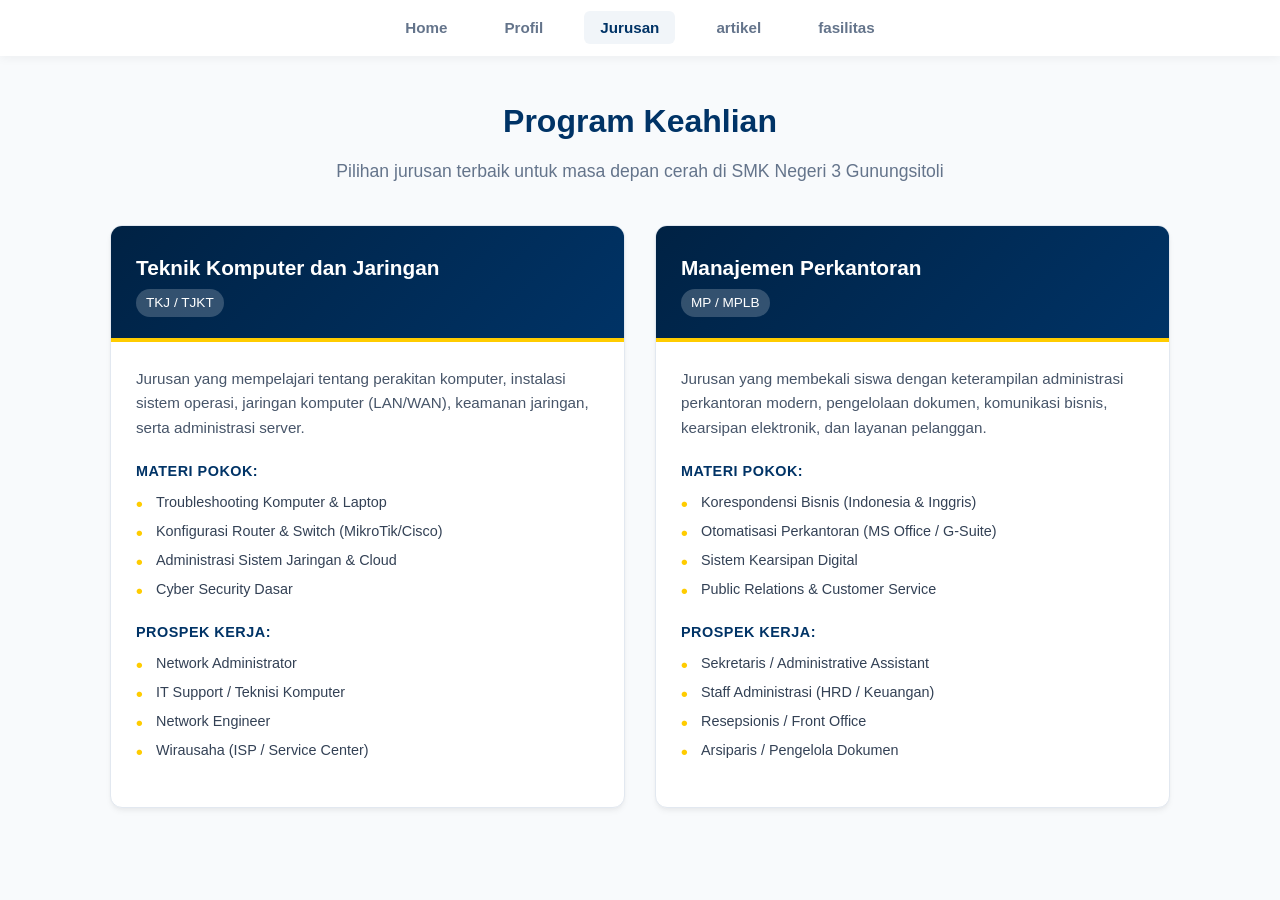
<file: jurusan.html>
<!DOCTYPE html>
<html lang="id">
<head>
    <meta charset="UTF-8">
    <meta name="viewport" content="width=device-width, initial-scale=1.0">
    <title>Jurusan SMK Negeri 3 Gunungsitoli</title>
    <style>
        /* --- GAYA DASAR --- */
        * {
            margin: 0;
            padding: 0;
            box-sizing: border-box;
            font-family: 'Segoe UI', Roboto, Helvetica, Arial, sans-serif;
        }

        body {
            background-color: #f8fafc;
            color: #334155;
            line-height: 1.6;
        }

        /* --- NAVBAR ELEGAN (BARU) --- */
        .navbar {
            background-color: #ffffff;
            box-shadow: 0 2px 10px rgba(0, 0, 0, 0.05);
            position: sticky;
            top: 0;
            z-index: 1000;
        }

        .nav-container {
            max-width: 1100px;
            margin: 0 auto;
            display: flex;
            justify-content: center; /* Menu rata tengah, ubah ke flex-end jika ingin rata kanan */
            align-items: center;
            padding: 15px 20px;
        }

        .nav-menu {
            display: flex;
            list-style: none;
            gap: 25px; /* Jarak antar menu */
        }

        .nav-item a {
            text-decoration: none;
            color: #64748b;
            font-weight: 600;
            font-size: 0.95rem;
            padding: 8px 16px;
            border-radius: 6px;
            transition: all 0.3s ease;
        }

        /* Efek saat menu disorot atau aktif */
        .nav-item a:hover, .nav-item a.active {
            color: #003366;
            background-color: #f1f5f9;
        }

        /* --- WADAH UTAMA (CONTAINER) --- */
        .container {
            max-width: 1100px;
            margin: 40px auto;
            padding: 0 20px;
        }

        .section-title {
            text-align: center;
            color: #003366;
            margin-bottom: 10px;
            font-size: 2rem;
            font-weight: 700;
        }

        .section-subtitle {
            text-align: center;
            color: #64748b;
            margin-bottom: 40px;
            font-size: 1.1rem;
        }

        /* --- GRID JURUSAN --- */
        .jurusan-grid {
            display: grid;
            grid-template-columns: repeat(auto-fit, minmax(350px, 1fr));
            gap: 30px;
        }

        /* --- KARTU JURUSAN ELEGAN --- */
        .jurusan-card {
            background: #ffffff;
            border-radius: 12px;
            box-shadow: 0 4px 6px -1px rgba(0, 0, 0, 0.05), 0 2px 4px -1px rgba(0, 0, 0, 0.03);
            border: 1px solid #e2e8f0;
            overflow: hidden;
            display: flex;
            flex-direction: column;
            transition: transform 0.3s ease, box-shadow 0.3s ease;
        }

        .jurusan-card:hover {
            transform: translateY(-5px);
            box-shadow: 0 20px 25px -5px rgba(0, 0, 0, 0.1);
        }

        /* Badge warna jurusan */
        .jurusan-header {
            background: linear-gradient(135deg, #002244 0%, #003366 100%);
            color: white;
            padding: 25px;
            position: relative;
        }

        .jurusan-header::after {
            content: '';
            position: absolute;
            bottom: 0;
            left: 0;
            width: 100%;
            height: 4px;
            background: #ffcc00;
        }

        .jurusan-header h3 {
            font-size: 1.3rem;
            font-weight: 700;
            margin-bottom: 5px;
        }

        .jurusan-header .singkatan {
            font-size: 0.85rem;
            background: rgba(255, 255, 255, 0.2);
            padding: 3px 10px;
            border-radius: 20px;
            display: inline-block;
        }

        /* Isi Konten Kartu */
        .jurusan-body {
            padding: 25px;
            flex-grow: 1;
            display: flex;
            flex-direction: column;
            justify-content: space-between;
        }

        .jurusan-deskripsi {
            color: #475569;
            font-size: 0.95rem;
            margin-bottom: 20px;
        }

        .sub-judul {
            font-size: 0.9rem;
            font-weight: 700;
            color: #003366;
            text-transform: uppercase;
            letter-spacing: 0.5px;
            margin-bottom: 8px;
        }

        /* Daftar Detail */
        .detail-list {
            list-style: none;
            margin-bottom: 20px;
        }

        .detail-list li {
            font-size: 0.9rem;
            margin-bottom: 6px;
            padding-left: 20px;
            position: relative;
            color: #334155;
        }

        .detail-list li::before {
            content: "•";
            color: #ffcc00;
            font-weight: bold;
            font-size: 1.2rem;
            position: absolute;
            left: 0;
            top: -2px;
        }

        /* --- RESPONSIF INTERFAS --- */
        @media (max-width: 768px) {
            .nav-container {
                padding: 10px;
            }

            .nav-menu {
                gap: 10px; /* Merapatkan menu di layar HP */
            }

            .nav-item a {
                font-size: 0.85rem;
                padding: 6px 12px;
            }

            .jurusan-grid {
                grid-template-columns: 1fr;
            }
            
            .section-title {
                font-size: 1.6rem;
            }
        }
    </style>
</head>
<body>

    <!-- NAVBAR (Sekarang Sudah Rapi dengan CSS) -->
    <nav class="navbar">
        <div class="nav-container">
            <ul class="nav-menu" id="navMenu">
                <li class="nav-item"><a href="index.html">Home</a></li>
                <li class="nav-item"><a href="profil.html">Profil</a></li>
                <li class="nav-item"><a href="jurusan.html" class="active">Jurusan</a></li>
                <li class="nav-item"><a href="artikel.html">artikel</a></li>
                <li class="nav-item"><a href="fasilitas.html">fasilitas</a></li>                
            </ul>
        </div>
    </nav>

    <!-- KONTEN UTAMA -->
    <div class="container" id="jurusan">
        <h2 class="section-title">Program Keahlian</h2>
        <p class="section-subtitle">Pilihan jurusan terbaik untuk masa depan cerah di SMK Negeri 3 Gunungsitoli</p>

        <div class="jurusan-grid">
            
            <!-- JURUSAN 1: TKJ -->
            <div class="jurusan-card">
                <div class="jurusan-header">
                    <h3>Teknik Komputer dan Jaringan</h3>
                    <span class="singkatan">TKJ / TJKT</span>
                </div>
                <div class="jurusan-body">
                    <p class="jurusan-deskripsi">
                        Jurusan yang mempelajari tentang perakitan komputer, instalasi sistem operasi, jaringan komputer (LAN/WAN), keamanan jaringan, serta administrasi server.
                    </p>
                    
                    <div>
                        <h4 class="sub-judul">Materi Pokok:</h4>
                        <ul class="detail-list">
                            <li>Troubleshooting Komputer & Laptop</li>
                            <li>Konfigurasi Router & Switch (MikroTik/Cisco)</li>
                            <li>Administrasi Sistem Jaringan & Cloud</li>
                            <li>Cyber Security Dasar</li>
                        </ul>
                    </div>

                    <div>
                        <h4 class="sub-judul">Prospek Kerja:</h4>
                        <ul class="detail-list">
                            <li>Network Administrator</li>
                            <li>IT Support / Teknisi Komputer</li>
                            <li>Network Engineer</li>
                            <li>Wirausaha (ISP / Service Center)</li>
                        </ul>
                    </div>
                </div>
            </div>

            <!-- JURUSAN 2: MANAJEMEN PERKANTORAN -->
            <div class="jurusan-card">
                <div class="jurusan-header">
                    <h3>Manajemen Perkantoran</h3>
                    <span class="singkatan">MP / MPLB</span>
                </div>
                <div class="jurusan-body">
                    <p class="jurusan-deskripsi">
                        Jurusan yang membekali siswa dengan keterampilan administrasi perkantoran modern, pengelolaan dokumen, komunikasi bisnis, kearsipan elektronik, dan layanan pelanggan.
                    </p>
                    
                    <div>
                        <h4 class="sub-judul">Materi Pokok:</h4>
                        <ul class="detail-list">
                            <li>Korespondensi Bisnis (Indonesia & Inggris)</li>
                            <li>Otomatisasi Perkantoran (MS Office / G-Suite)</li>
                            <li>Sistem Kearsipan Digital</li>
                            <li>Public Relations & Customer Service</li>
                        </ul>
                    </div>

                    <div>
                        <h4 class="sub-judul">Prospek Kerja:</h4>
                        <ul class="detail-list">
                            <li>Sekretaris / Administrative Assistant</li>
                            <li>Staff Administrasi (HRD / Keuangan)</li>
                            <li>Resepsionis / Front Office</li>
                            <li>Arsiparis / Pengelola Dokumen</li>
                        </ul>
                    </div>
                </div>
            </div>

        </div>
    </div>

</body>
</html>
</file>
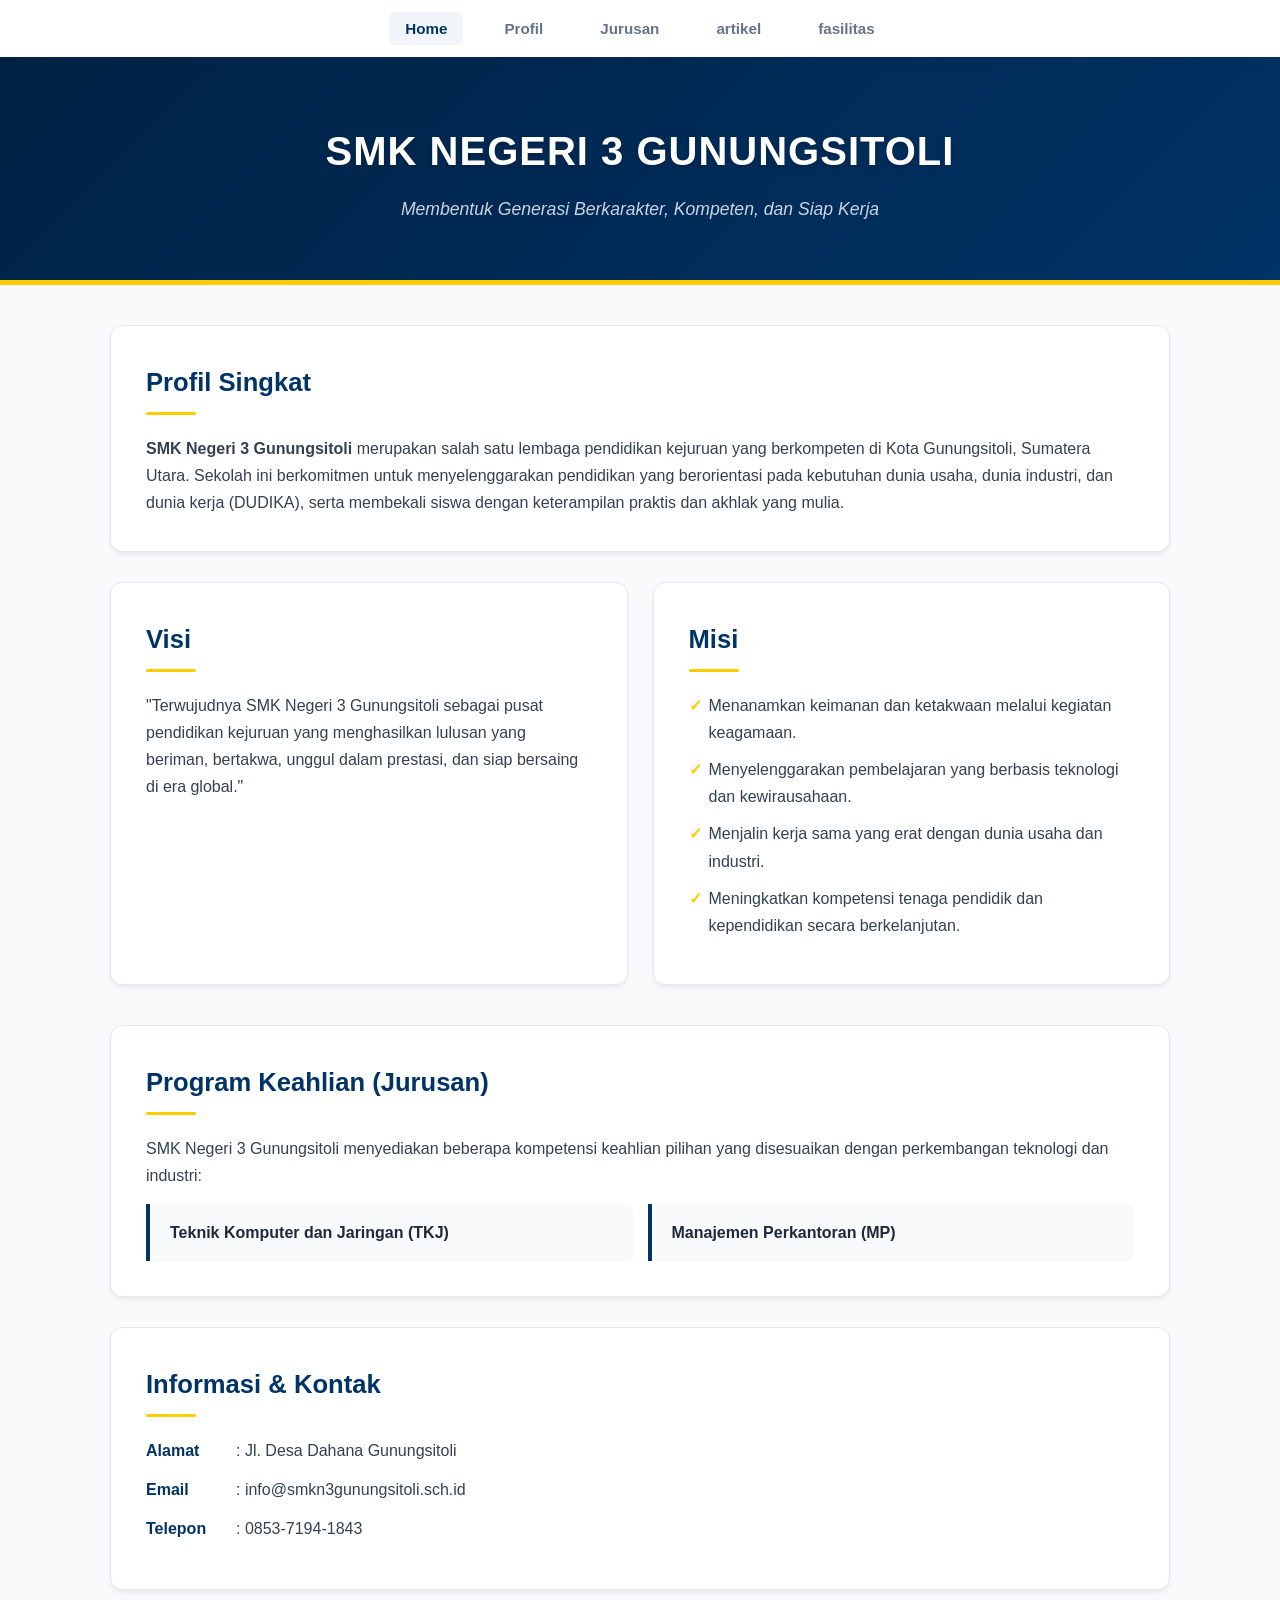
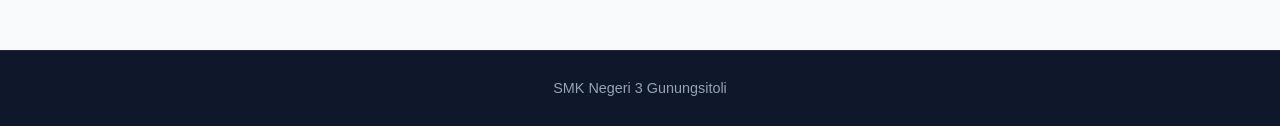
<file: profil.html>
<!DOCTYPE html>
<html lang="id">
<head>
    <meta charset="UTF-8">
    <meta name="viewport" content="width=device-width, initial-scale=1.0">
    <title>Profil SMK Negeri 3 Gunungsitoli</title>
    <style>
        /* --- RESET DAN GAYA DASAR --- */
        * {
            margin: 0;
            padding: 0;
            box-sizing: border-box;
            font-family: 'Segoe UI', Roboto, Helvetica, Arial, sans-serif;
        }

        html {
            scroll-behavior: smooth;
        }

        body {
            background-color: #f8fafc;
            color: #334155;
            line-height: 1.7;
        }

        /* --- NAVBAR ELEGAN --- */
        .navbar {
            background-color: #ffffff;
            box-shadow: 0 2px 10px rgba(0, 0, 0, 0.05);
            position: sticky;
            top: 0;
            z-index: 1000;
        }

        .nav-container {
            max-width: 1100px;
            margin: 0 auto;
            display: flex;
            justify-content: center;
            align-items: center;
            padding: 15px 20px;
        }

        .nav-menu {
            display: flex;
            list-style: none;
            gap: 25px;
        }

        .nav-item a {
            text-decoration: none;
            color: #64748b;
            font-weight: 600;
            font-size: 0.95rem;
            padding: 8px 16px;
            border-radius: 6px;
            transition: all 0.3s ease;
        }

        .nav-item a:hover, .nav-item a.active {
            color: #003366;
            background-color: #f1f5f9;
        }

        /* --- HEADER --- */
        header {
            background: linear-gradient(135deg, #002244 0%, #003366 100%);
            color: white;
            padding: 60px 20px;
            text-align: center;
            position: relative;
        }

        header::after {
            content: '';
            position: absolute;
            bottom: 0;
            left: 0;
            width: 100%;
            height: 5px;
            background: #ffcc00;
        }

        header h1 {
            font-size: 2.5rem;
            font-weight: 800;
            letter-spacing: 1px;
            margin-bottom: 10px;
            text-shadow: 0 2px 4px rgba(0,0,0,0.2);
        }

        header p {
            font-size: 1.1rem;
            font-style: italic;
            color: #cbd5e1;
            max-width: 600px;
            margin: 0 auto;
        }

        /* --- WADAH UTAMA (CONTAINER) --- */
        .container {
            max-width: 1100px;
            margin: 40px auto;
            padding: 0 20px;
        }

        /* --- GAYA KARTU / SECTION --- */
        .card {
            background: #ffffff;
            padding: 35px;
            margin-bottom: 30px;
            border-radius: 12px;
            box-shadow: 0 4px 6px -1px rgba(0, 0, 0, 0.05), 0 2px 4px -1px rgba(0, 0, 0, 0.03);
            border: 1px solid #e2e8f0;
            transition: transform 0.3s ease, box-shadow 0.3s ease;
        }

        .card:hover {
            transform: translateY(-2px);
            box-shadow: 0 10px 15px -3px rgba(0, 0, 0, 0.05);
        }

        h2 {
            color: #003366;
            margin-bottom: 20px;
            position: relative;
            padding-bottom: 10px;
            font-size: 1.6rem;
            font-weight: 700;
        }

        h2::after {
            content: '';
            position: absolute;
            bottom: 0;
            left: 0;
            width: 50px;
            height: 3px;
            background-color: #ffcc00;
            border-radius: 2px;
        }

        /* --- GRID VISI & MISI --- */
        .grid {
            display: grid;
            grid-template-columns: repeat(auto-fit, minmax(300px, 1fr));
            gap: 25px;
            margin-bottom: 10px;
        }

        .misi-list {
            list-style: none;
        }

        .misi-list li {
            margin-bottom: 10px;
            padding-left: 20px;
            position: relative;
        }

        .misi-list li::before {
            content: "✓";
            position: absolute;
            left: 0;
            color: #ffcc00;
            font-weight: bold;
        }

        /* --- DAFTAR JURUSAN --- */
        .jurusan-list {
            list-style-type: none;
            display: grid;
            grid-template-columns: repeat(auto-fit, minmax(250px, 1fr));
            gap: 15px;
            margin-top: 15px;
        }

        .jurusan-list li {
            background: #f8fafc;
            padding: 15px 20px;
            border-left: 4px solid #003366;
            font-weight: 600;
            border-radius: 0 8px 8px 0;
            color: #1e293b;
            box-shadow: 0 1px 3px rgba(0,0,0,0.02);
            transition: background 0.2s;
        }

        .jurusan-list li:hover {
            background: #f1f5f9;
        }

        /* --- KONTAK --- */
        .contact-info p {
            margin-bottom: 12px;
            display: flex;
            align-items: center;
        }

        .contact-info strong {
            width: 90px;
            color: #003366;
            display: inline-block;
        }

        /* --- FOOTER --- */
        footer {
            background-color: #0f172a;
            color: #94a3b8;
            text-align: center;
            padding: 25px 0;
            margin-top: 60px;
            font-size: 0.9rem;
            border-top: 1px solid #1e293b;
        }

        /* --- RESPONSIVE MOBILE --- */
        @media (max-width: 768px) {
            header {
                padding: 40px 20px;
            }

            header h1 {
                font-size: 1.8rem;
            }

            .nav-container {
                padding: 10px;
            }

            .nav-menu {
                gap: 10px;
            }

            .nav-item a {
                font-size: 0.85rem;
                padding: 6px 12px;
            }
            
            .card {
                padding: 20px;
            }
        }
    </style>
</head>
<body>

    <!-- NAVBAR -->
    <nav class="navbar">
        <div class="nav-container">
            <ul class="nav-menu" id="navMenu">
                <li class="nav-item"><a href="index.html" class="active">Home</a></li>
                <li class="nav-item"><a href="profil.html">Profil</a></li>
                <li class="nav-item"><a href="jurusan.html">Jurusan</a></li>
                <li class="nav-item"><a href="artikel.html">artikel</a></li>
                <li class="nav-item"><a href="fasilitas.html">fasilitas</a></li>                                
            </ul>
        </div>
    </nav>

    <!-- HEADER -->
    <header>
        <h1>SMK NEGERI 3 GUNUNGSITOLI</h1>
        <p>Membentuk Generasi Berkarakter, Kompeten, dan Siap Kerja</p>
    </header>

    <!-- KONTEN UTAMA -->
    <div class="container">
        
        <!-- TENTANG SEKOLAH -->
        <section class="card" id="profil">
            <h2>Profil Singkat</h2>
            <p><strong>SMK Negeri 3 Gunungsitoli</strong> merupakan salah satu lembaga pendidikan kejuruan yang berkompeten di Kota Gunungsitoli, Sumatera Utara. Sekolah ini berkomitmen untuk menyelenggarakan pendidikan yang berorientasi pada kebutuhan dunia usaha, dunia industri, dan dunia kerja (DUDIKA), serta membekali siswa dengan keterampilan praktis dan akhlak yang mulia.</p>
        </section>

        <!-- VISI & MISI -->
        <div class="grid">
            <section class="card">
                <h2>Visi</h2>
                <p>"Terwujudnya SMK Negeri 3 Gunungsitoli sebagai pusat pendidikan kejuruan yang menghasilkan lulusan yang beriman, bertakwa, unggul dalam prestasi, dan siap bersaing di era global."</p>
            </section>

            <section class="card">
                <h2>Misi</h2>
                <ul class="misi-list">
                    <li>Menanamkan keimanan dan ketakwaan melalui kegiatan keagamaan.</li>
                    <li>Menyelenggarakan pembelajaran yang berbasis teknologi dan kewirausahaan.</li>
                    <li>Menjalin kerja sama yang erat dengan dunia usaha dan industri.</li>
                    <li>Meningkatkan kompetensi tenaga pendidik dan kependidikan secara berkelanjutan.</li>
                </ul>
            </section>
        </div>

        <!-- PROGRAM KEAHLIAN / JURUSAN -->
        <section class="card" id="jurusan">
            <h2>Program Keahlian (Jurusan)</h2>
            <p>SMK Negeri 3 Gunungsitoli menyediakan beberapa kompetensi keahlian pilihan yang disesuaikan dengan perkembangan teknologi dan industri:</p>
            <ul class="jurusan-list">
                <li>Teknik Komputer dan Jaringan (TKJ)</li>
                <li>Manajemen Perkantoran (MP)</li>
            </ul>
        </section>

        <!-- KONTAK -->
        <section class="card" id="kontak">
            <h2>Informasi & Kontak</h2>
            <div class="contact-info">
                <p><strong>Alamat</strong>: Jl. Desa Dahana Gunungsitoli</p>
                <p><strong>Email</strong>: info@smkn3gunungsitoli.sch.id</p>
                <p><strong>Telepon</strong>: 0853-7194-1843</p>
            </div>
        </section>

    </div>

    <!-- FOOTER -->
    <footer>
        <p>SMK Negeri 3 Gunungsitoli</p>
    </footer>

</body>
</html>
</file>
<file: style.css>
/* ==========================================================================
   CSS RESET & BASE STYLES
   ========================================================================== */
* {
    margin: 0;
    padding: 0;
    box-sizing: border-box;
    font-family: 'Poppins', sans-serif;
}
.logo img{
    width:60px;
    height:60px;
    border-radius:50%;
    object-fit:cover;
    border:3px solid #f9a825;
}

:root {
    --primary-color: #0d3b66;
    --primary-dark: #07223d;
    --secondary-color: #f7fafc;
    --accent-color: #e2e8f0;
    --text-main: #2d3748;
    --text-muted: #718096;
    --white: #ffffff;
    --transition: all 0.3s ease;
}

body {
    background-color: var(--white);
    color: var(--text-main);
    line-height: 1.6;
    overflow-x: hidden;
}

a {
    text-decoration: none;
    color: inherit;
}

li {
    list-style: none;
}

img {
    max-width: 100%;
    height: auto;
    display: block;
}

.container {
    width: 100%;
    max-width: 1200px;
    margin: 0 auto;
    padding: 0 20px;
}

.btn {
    display: inline-block;
    padding: 12px 28px;
    border-radius: 30px;
    font-weight: 500;
    font-size: 0.95rem;
    cursor: pointer;
    transition: var(--transition);
    border: none;
    text-align: center;
}

.btn-primary {
    background-color: var(--primary-color);
    color: var(--white);
}

.btn-primary:hover {
    background-color: var(--primary-dark);
    transform: translateY(-2px);
}

.btn-white {
    background-color: var(--white);
    color: var(--primary-color);
}

.btn-white:hover {
    background-color: var(--secondary-color);
    transform: translateY(-2px);
    box-shadow: 0 5px 15px rgba(0,0,0,0.1);
}

/* ==========================================================================
   HEADER & NAVIGATION
   ========================================================================== */
header {
    background-color: var(--white);
    box-shadow: 0 2px 10px rgba(0,0,0,0.05);
    position: sticky;
    top: 0;
    z-index: 1000;
}

.navbar {
    display: flex;
    justify-content: space-between;
    align-items: center;
    height: 80px;
}

.logo {
    display: flex;
    align-items: center;
    gap: 12px;
}

.logo-icon {
    background-color: var(--primary-color);
    color: var(--white);
    width: 45px;
    height: 45px;
    border-radius: 50%;
    display: flex;
    align-items: center;
    justify-content: center;
    font-weight: 700;
    font-size: 1.2rem;
}

.logo-text h1 {
    font-size: 1.1rem;
    font-weight: 700;
    color: var(--primary-color);
    line-height: 1.2;
}

.logo-text p {
    font-size: 0.75rem;
    color: var(--text-muted);
    letter-spacing: 1px;
}

.nav-menu {
    display: flex;
    gap: 30px;
}

.nav-item a {
    font-size: 0.95rem;
    font-weight: 500;
    color: var(--text-main);
    transition: var(--transition);
    position: relative;
    padding: 5px 0;
}

.nav-item a:hover, .nav-item a.active {
    color: var(--primary-color);
}

.nav-item a::after {
    content: '';
    position: absolute;
    bottom: 0;
    left: 0;
    width: 0;
    height: 2px;
    background-color: var(--primary-color);
    transition: var(--transition);
}

.nav-item a:hover::after, .nav-item a.active::after {
    width: 100%;
}

.nav-cta {
    display: block;
}

.menu-toggle {
    display: none;
    font-size: 1.5rem;
    cursor: pointer;
    color: var(--primary-color);
}

/* ==========================================================================
   HERO SECTION (SLIDER DINAMIS)
   ========================================================================== */
.hero-slider {
    position: relative;
    width: 100%;
    height: 550px;
    overflow: hidden;
    background-color: #000;
}

.slide {
    position: absolute;
    top: 0;
    left: 0;
    width: 100%;
    height: 100%;
    opacity: 0;
    transition: opacity 0.8s ease-in-out;
    display: flex;
    align-items: center;
}

.slide.active {
    opacity: 1;
}

.slide-img {
    position: absolute;
    top: 0;
    left: 0;
    width: 100%;
    height: 100%;
    object-fit: cover;
    filter: brightness(0.45);
}

.slide-content {
    position: relative;
    z-index: 10;
    max-width: 800px;
    padding: 0 40px;
    transform: translateY(30px);
    transition: transform 0.8s ease;
}

.slide.active .slide-content {
    transform: translateY(0);
}

.slide-category {
    background-color: var(--primary-color);
    color: var(--white);
    padding: 6px 16px;
    font-size: 0.8rem;
    font-weight: 600;
    text-transform: uppercase;
    border-radius: 20px;
    display: inline-block;
    margin-bottom: 20px;
    letter-spacing: 1px;
}

.slide-title {
    color: var(--white);
    font-size: 2.8rem;
    font-weight: 700;
    line-height: 1.3;
    margin-bottom: 20px;
}

.slider-arrow {
    position: absolute;
    top: 50%;
    transform: translateY(-50%);
    z-index: 20;
    background-color: rgba(13, 59, 102, 0.8);
    color: var(--white);
    width: 50px;
    height: 50px;
    border-radius: 50%;
    display: flex;
    align-items: center;
    justify-content: center;
    cursor: pointer;
    transition: var(--transition);
    border: none;
    font-size: 1.2rem;
}

.slider-arrow:hover {
    background-color: var(--primary-color);
    transform: translateY(-50%) scale(1.1);
}

.arrow-prev { left: 30px; }
.arrow-next { right: 30px; }

/* ==========================================================================
   PROFIL SEKOLAH SECTION
   ========================================================================== */
.profile-section {
    background-color: var(--primary-color);
    color: var(--white);
    padding: 100px 0;
}

.profile-grid {
    display: grid;
    grid-template-columns: 1fr 1fr;
    gap: 60px;
    align-items: center;
}

.profile-image-wrapper {
    position: relative;
}

.profile-img {
    border-radius: 12px;
    box-shadow: 0 20px 40px rgba(0,0,0,0.2);
    width: 100%;
    height: 400px;
    object-fit: cover;
}

.profile-badge {
    position: absolute;
    bottom: -20px;
    right: -20px;
    background-color: var(--white);
    color: var(--primary-color);
    padding: 20px 30px;
    border-radius: 8px;
    box-shadow: 0 10px 30px rgba(0,0,0,0.15);
    font-weight: 700;
    text-align: center;
}

.profile-badge span {
    display: block;
    font-size: 1.8rem;
    line-height: 1;
}

.profile-content h2 {
    font-size: 2.3rem;
    font-weight: 700;
    margin-bottom: 25px;
    line-height: 1.3;
}

.profile-content p {
    font-size: 1.05rem;
    opacity: 0.9;
    margin-bottom: 30px;
}

/* ==========================================================================
   JURUSAN SECTION
   ========================================================================== */
.program-section {
    padding: 100px 0;
    background-color: var(--secondary-color);
}

.section-header {
    text-align: center;
    max-width: 600px;
    margin: 0 auto 60px auto;
}

.section-header h2 {
    font-size: 2.2rem;
    color: var(--primary-color);
    font-weight: 700;
    margin-bottom: 15px;
}

.section-header p {
    color: var(--text-muted);
    font-size: 1rem;
}

.program-grid {
    display: grid;
    grid-template-columns: repeat(2, 1fr);
    gap: 40px;
}

.program-card {
    background-color: var(--white);
    border-radius: 12px;
    overflow: hidden;
    box-shadow: 0 10px 30px rgba(0,0,0,0.03);
    transition: var(--transition);
    display: flex;
    flex-direction: column;
}

.program-card:hover {
    transform: translateY(-10px);
    box-shadow: 0 20px 40px rgba(0,0,0,0.08);
}

.program-img {
    height: 240px;
    width: 100%;
    object-fit: cover;
}

.program-body {
    padding: 35px;
    flex-grow: 1;
    display: flex;
    flex-direction: column;
}

.program-body h3 {
    font-size: 1.4rem;
    color: var(--primary-color);
    margin-bottom: 15px;
    font-weight: 600;
}

.program-body p {
    color: var(--text-muted);
    font-size: 0.95rem;
    margin-bottom: 25px;
    flex-grow: 1;
}

.program-link {
    font-weight: 600;
    color: var(--primary-color);
    display: inline-flex;
    align-items: center;
    gap: 8px;
}

.program-link i {
    transition: var(--transition);
}

.program-card:hover .program-link i {
    transform: translateX(5px);
}

/* ==========================================================================
   ARTIKEL / BERITA TERBARU
   ========================================================================== */
.news-section {
    padding: 100px 0;
}

.news-grid {
    display: grid;
    grid-template-columns: repeat(3, 1fr);
    gap: 30px;
    margin-bottom: 50px;
}

.news-card {
    background-color: var(--white);
    border-radius: 8px;
    overflow: hidden;
    border: 1px solid var(--accent-color);
    transition: var(--transition);
}

.news-card:hover {
    box-shadow: 0 15px 30px rgba(0,0,0,0.05);
}

.news-img-holder {
    overflow: hidden;
    height: 200px;
}

.news-card img {
    width: 100%;
    height: 100%;
    object-fit: cover;
    transition: var(--transition);
}

.news-card:hover .news-img-holder img {
    transform: scale(1.05);
}

.news-desc {
    padding: 25px;
}

.news-meta {
    font-size: 0.8rem;
    color: var(--text-muted);
    margin-bottom: 12px;
    display: flex;
    gap: 15px;
}

.news-desc h4 {
    font-size: 1.15rem;
    color: var(--text-main);
    font-weight: 600;
    margin-bottom: 15px;
    line-height: 1.4;
}

.news-desc p {
    font-size: 0.9rem;
    color: var(--text-muted);
    display: -webkit-box;
    -webkit-line-clamp: 3;
    -webkit-box-orient: vertical;
    overflow: hidden;
}

.center-btn {
    text-align: center;
}

/* ==========================================================================
   FASILITAS SECTION (SPANDUK BANNER)
   ========================================================================== */
.facility-banner {
    position: relative;
    background-color: var(--primary-color);
    color: var(--white);
    padding: 120px 0;
    text-align: center;
    overflow: hidden;
}

.facility-bg {
    position: absolute;
    top: 0;
    left: 0;
    width: 100%;
    height: 100%;
    object-fit: cover;
    opacity: 0.15;
    z-index: 1;
}

.facility-container {
    position: relative;
    z-index: 5;
    max-width: 700px;
    margin: 0 auto;
}

.facility-container h2 {
    font-size: 2.5rem;
    font-weight: 700;
    margin-bottom: 20px;
}

.facility-container p {
    font-size: 1.1rem;
    opacity: 0.9;
    margin-bottom: 35px;
}

/* ==========================================================================
   FULL WIDTH MAPS LOKASI
   ========================================================================== */
.maps-section {
    width: 100%;
    height: 450px;
    display: block;
}

.maps-section iframe {
    width: 100%;
    height: 100%;
    border: none;
}

/* ==========================================================================
   FOOTER PREMIUM
   ========================================================================== */
footer {
    background-color: var(--primary-dark);
    color: var(--white);
    padding: 80px 0 40px 0;
}

.footer-grid {
    display: grid;
    grid-template-columns: 2fr 1fr 1.5fr;
    gap: 50px;
    margin-bottom: 60px;
}

.footer-logo-area .logo-icon {
    background-color: var(--white);
    color: var(--primary-dark);
}

.footer-logo-area h2 {
    font-size: 1.25rem;
    font-weight: 700;
    margin-top: 5px;
}

.footer-logo-area p {
    font-size: 0.9rem;
    opacity: 0.7;
    margin-top: 15px;
    max-width: 320px;
}

.footer-socials {
    display: flex;
    gap: 15px;
    margin-top: 25px;
}

.social-icon {
    width: 40px;
    height: 40px;
    border-radius: 50%;
    background-color: rgba(255,255,255,0.08);
    display: flex;
    align-items: center;
    justify-content: center;
    color: var(--white);
    transition: var(--transition);
}

.social-icon:hover {
    background-color: var(--white);
    color: var(--primary-dark);
    transform: translateY(-3px);
}

.footer-title {
    font-size: 1.15rem;
    font-weight: 600;
    margin-bottom: 25px;
    position: relative;
    padding-bottom: 10px;
}

.footer-title::after {
    content: '';
    position: absolute;
    bottom: 0;
    left: 0;
    width: 40px;
    height: 2px;
    background-color: var(--white);
}

.footer-links li {
    margin-bottom: 12px;
}

.footer-links a {
    opacity: 0.8;
    font-size: 0.95rem;
    transition: var(--transition);
}

.footer-links a:hover {
    opacity: 1;
    padding-left: 5px;
}

.footer-contact li {
    display: flex;
    align-items: flex-start;
    gap: 15px;
    margin-bottom: 18px;
    opacity: 0.8;
    font-size: 0.95rem;
}

.footer-contact i {
    margin-top: 4px;
    color: var(--white);
}

.footer-bottom {
    border-top: 1px solid rgba(255,255,255,0.1);
    padding-top: 30px;
    text-align: center;
    font-size: 0.85rem;
    opacity: 0.6;
}

/* ==========================================================================
   RESPONSIVE BREAKPOINTS (HP & LAPTOP)
   ========================================================================== */
@media (max-width: 1024px) {
    .slide-title { font-size: 2.2rem; }
    .profile-grid { gap: 40px; }
    .footer-grid { grid-template-columns: 1fr 1fr; }
    .footer-logo-area { grid-column: span 2; }
}

@media (max-width: 768px) {
    .menu-toggle { display: block; }
    
    .nav-menu {
        position: fixed;
        top: 80px;
        left: -100%;
        width: 100%;
        height: calc(100vh - 80px);
        background-color: var(--white);
        flex-direction: column;
        align-items: center;
        padding: 40px 0;
        gap: 25px;
        transition: var(--transition);
        box-shadow: 0 10px 15px rgba(0,0,0,0.05);
    }

    .nav-menu.active { left: 0; }
    .nav-cta { display: none; }

    .hero-slider { height: 450px; }
    .slide-title { font-size: 1.8rem; }
    .slider-arrow { width: 40px; height: 40px; font-size: 1rem; }
    .arrow-prev { left: 15px; }
    .arrow-next { right: 15px; }

    .profile-grid { grid-template-columns: 1fr; gap: 50px; }
    .profile-image-wrapper { max-width: 500px; margin: 0 auto; }
    .profile-badge { right: 0; bottom: -10px; }

    .program-grid { grid-template-columns: 1fr; }
    .news-grid { grid-template-columns: 1fr; }
    
    .footer-grid { grid-template-columns: 1fr; gap: 40px; }
    .footer-logo-area { grid-column: span 1; }
}
</file>
